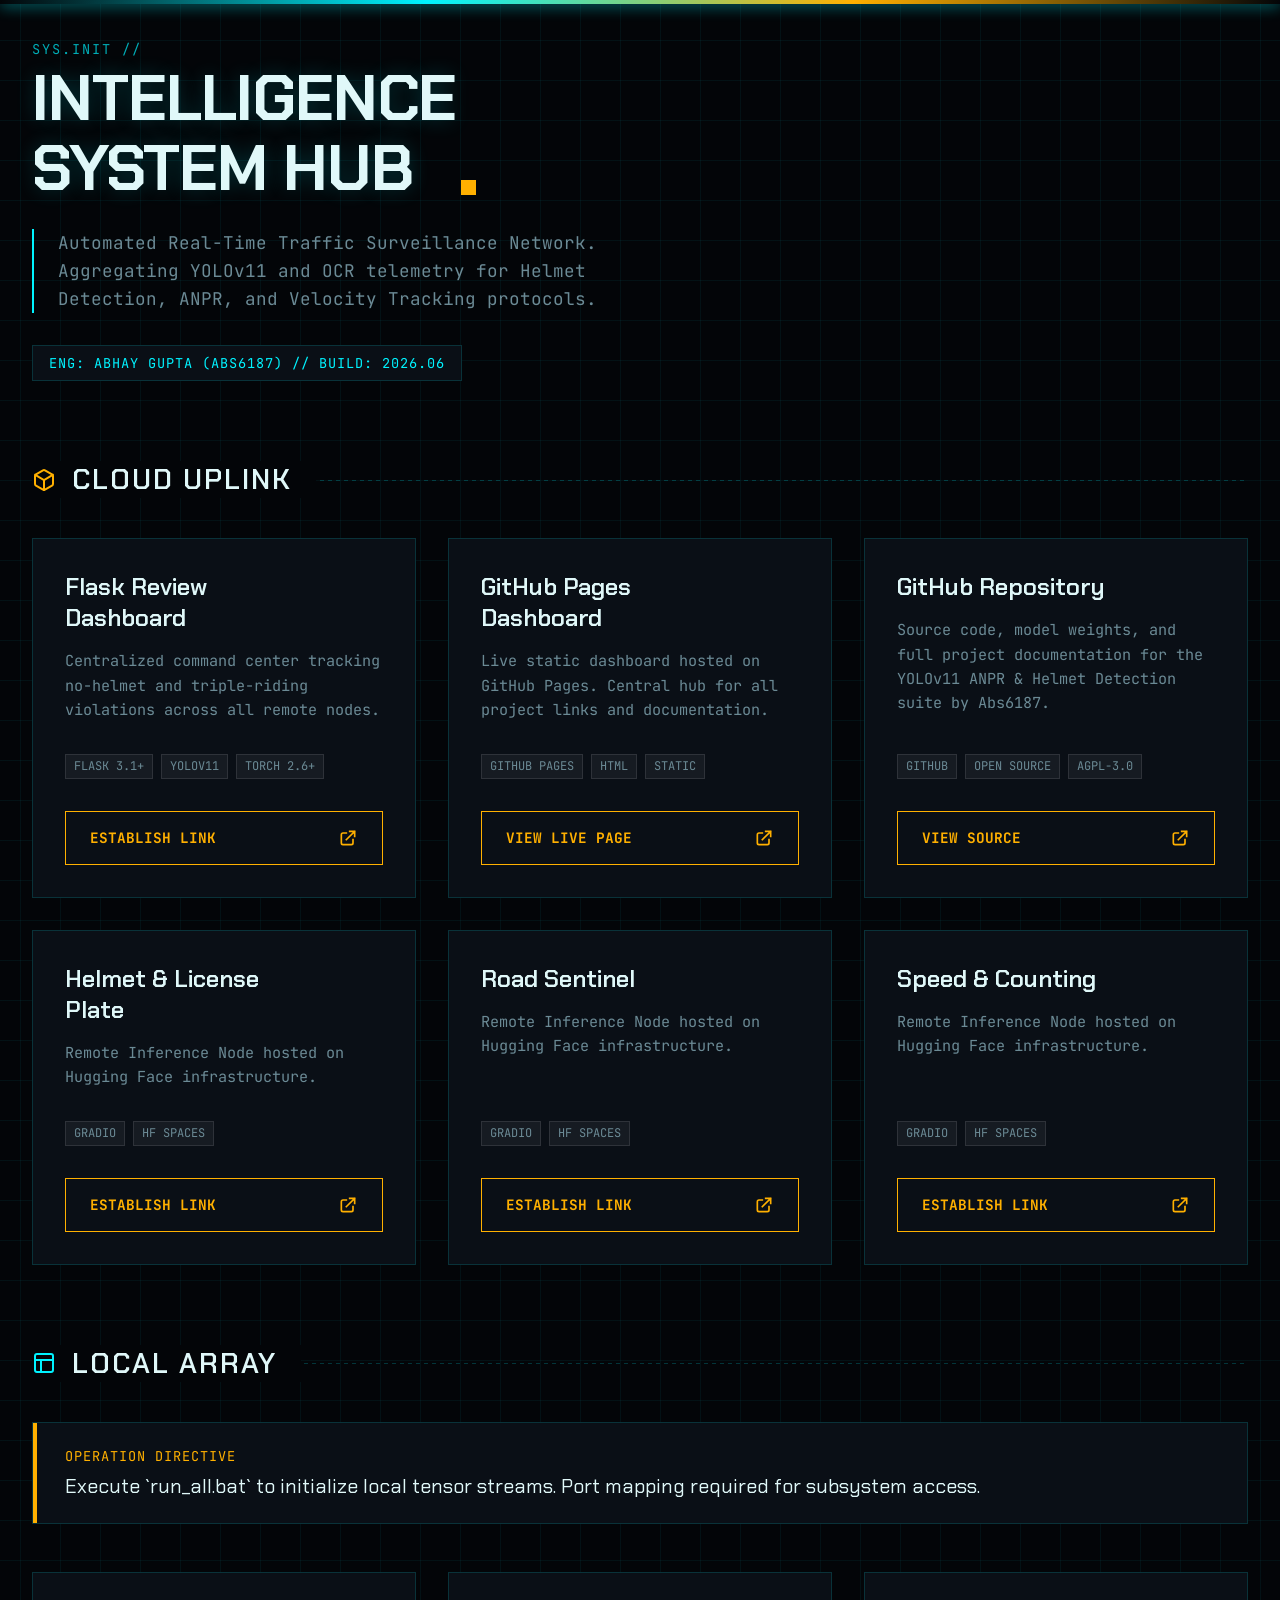
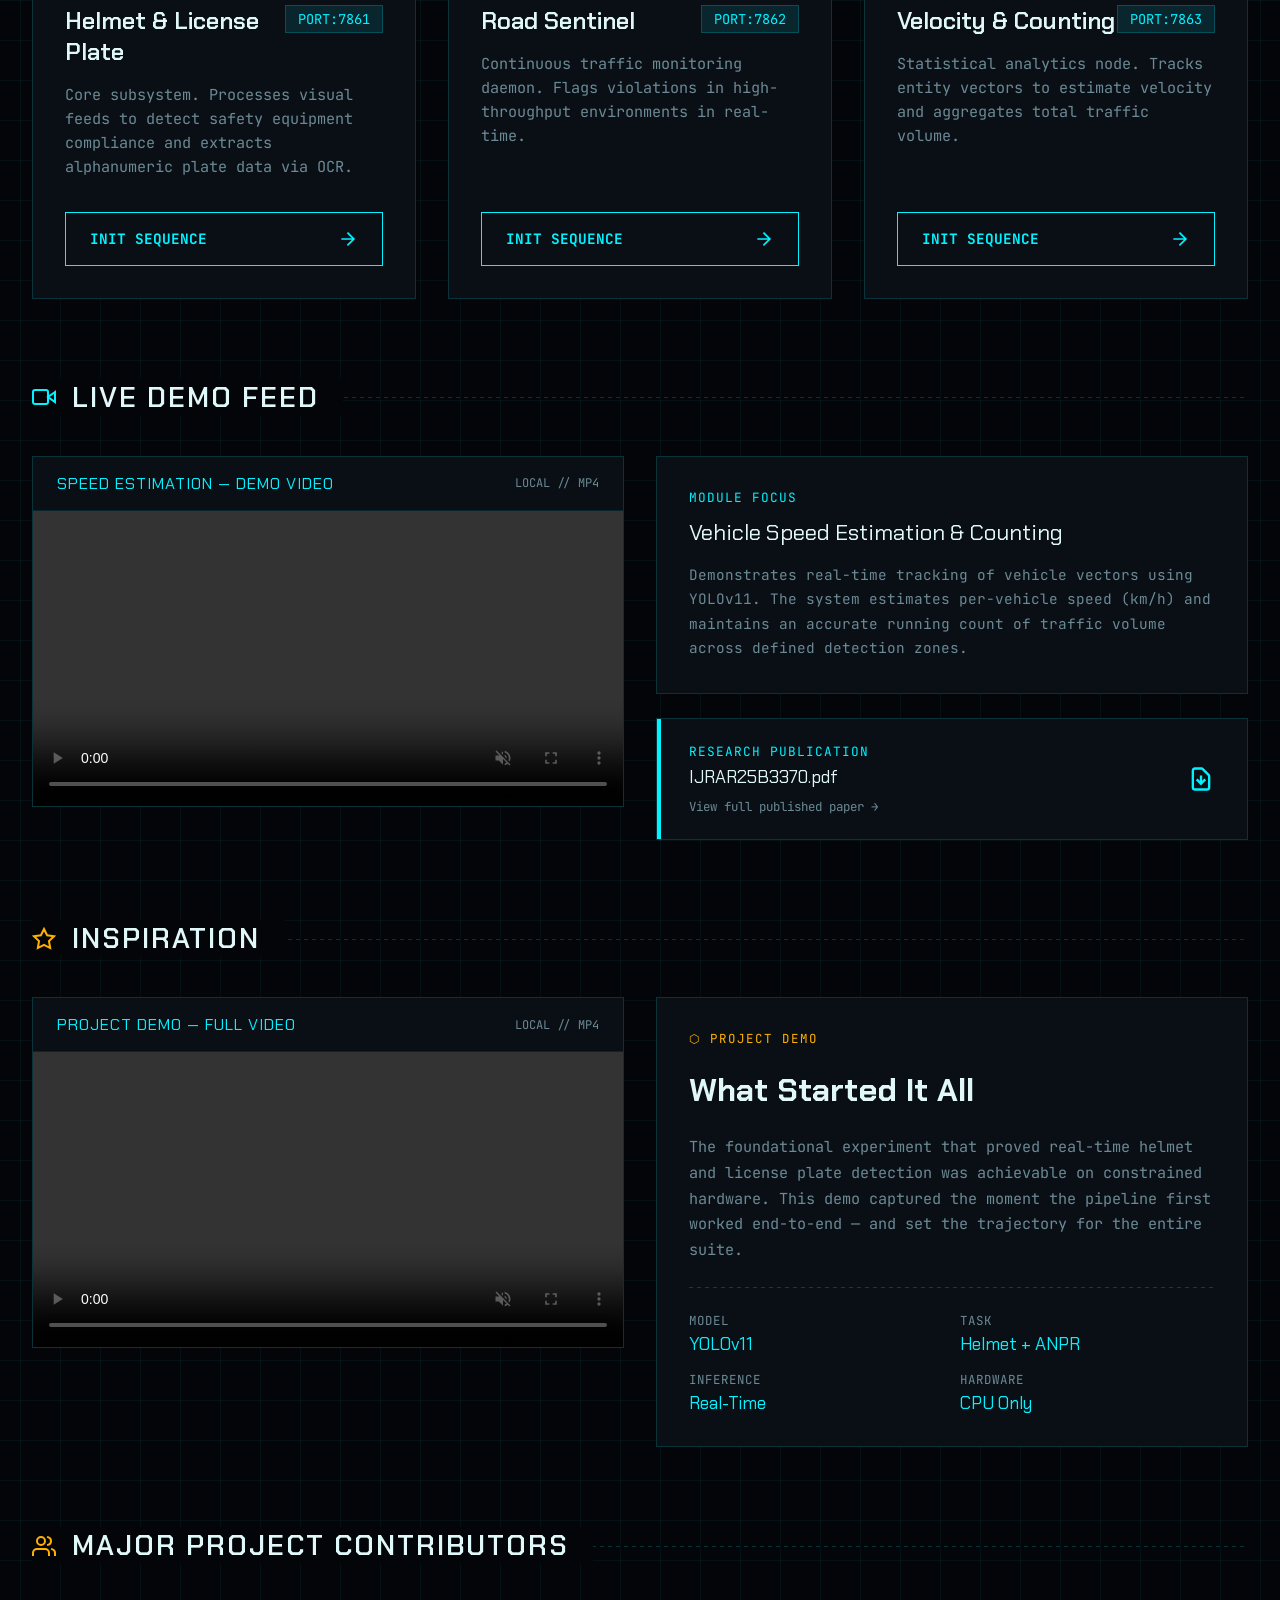
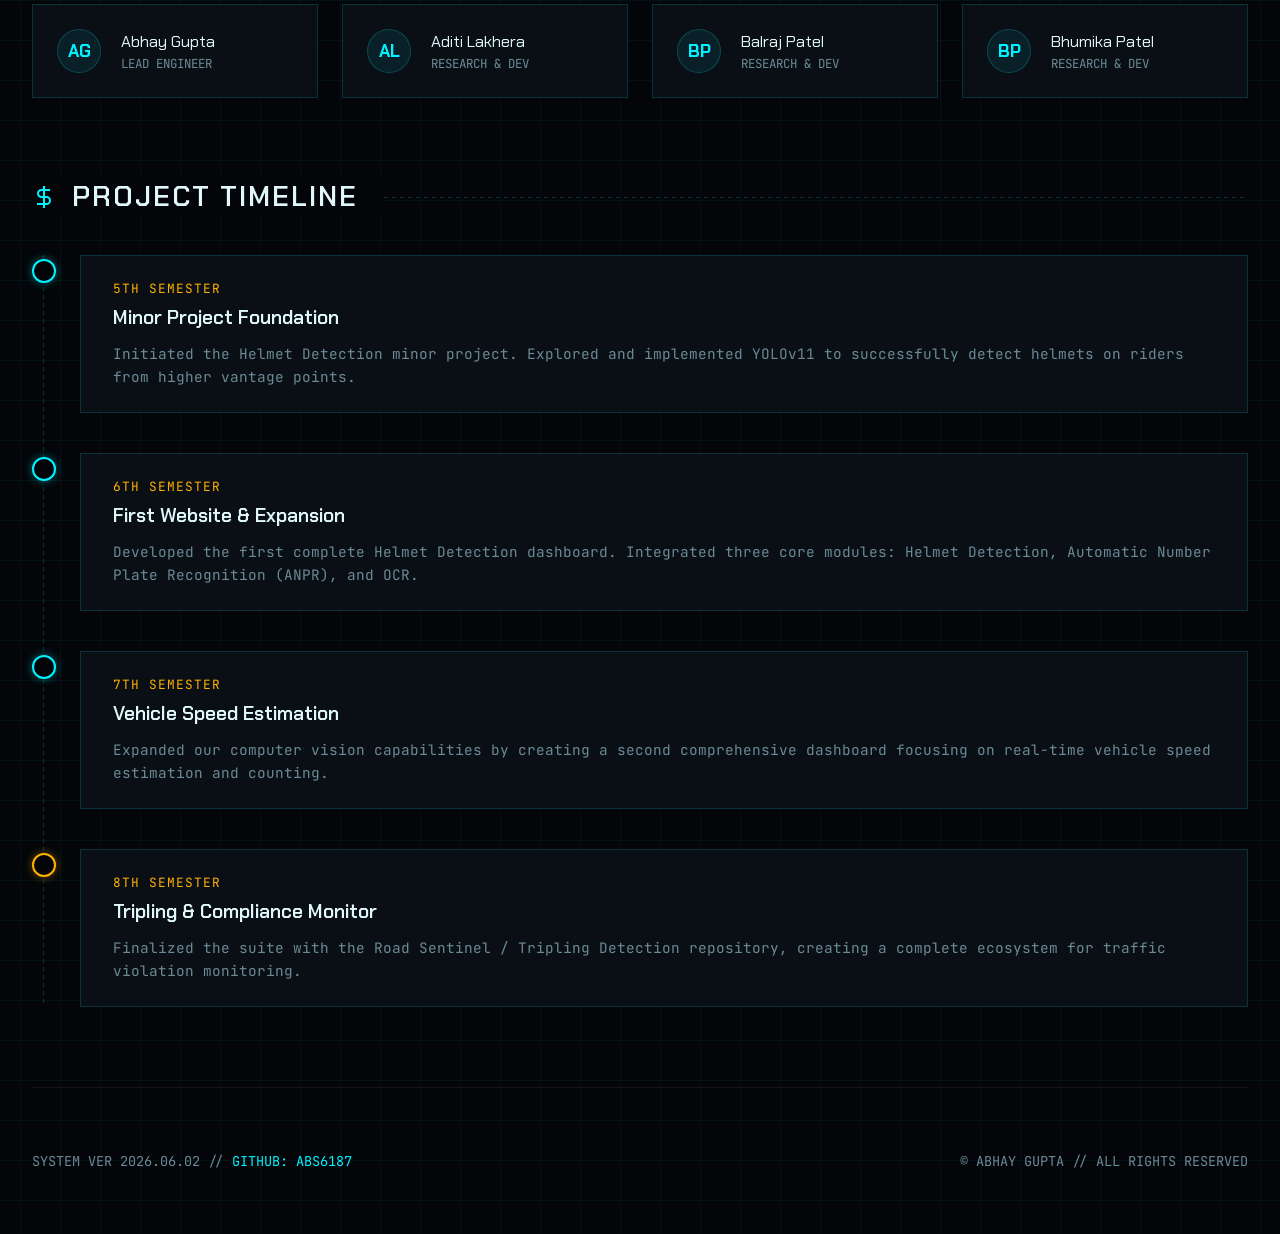
<file: index.html>
<!DOCTYPE html>
<html lang="en">
<head>
    <meta charset="UTF-8">
    <meta name="viewport" content="width=device-width, initial-scale=1.0">
    <title>Intelligence System Hub | ANPR & Helmet Detection</title>
    <link rel="preconnect" href="https://fonts.googleapis.com">
    <link rel="preconnect" href="https://fonts.gstatic.com" crossorigin>
    <link href="https://fonts.googleapis.com/css2?family=Chakra+Petch:wght@400;500;600;700&family=JetBrains+Mono:wght@400;700&display=swap" rel="stylesheet">
    <style>
        :root {
            --bg-base: #030508;
            --bg-panel: #0a0f16;
            --grid-line: rgba(0, 243, 255, 0.05);
            --accent-cyan: #00f3ff;
            --accent-cyan-dim: rgba(0, 243, 255, 0.2);
            --accent-amber: #ffb000;
            --text-primary: #e0f8f9;
            --text-secondary: #6b8a95;
            --border-tech: 1px solid rgba(0, 243, 255, 0.15);
        }

        * {
            margin: 0;
            padding: 0;
            box-sizing: border-box;
        }

        body {
            background-color: var(--bg-base);
            color: var(--text-primary);
            font-family: 'JetBrains Mono', monospace;
            min-height: 100vh;
            display: flex;
            flex-direction: column;
            overflow-x: hidden;
            /* Cyber grid background */
            background-image: 
                linear-gradient(var(--grid-line) 1px, transparent 1px),
                linear-gradient(90deg, var(--grid-line) 1px, transparent 1px);
            background-size: 40px 40px;
            background-position: center top;
        }

        ::selection {
            background: var(--accent-cyan);
            color: var(--bg-base);
        }

        /* Decorative top bar */
        .sys-top-bar {
            height: 4px;
            width: 100%;
            background: linear-gradient(90deg, var(--bg-base), var(--accent-cyan), var(--accent-amber), var(--bg-base));
            position: fixed;
            top: 0;
            left: 0;
            z-index: 100;
            box-shadow: 0 0 15px var(--accent-cyan);
        }

        .container {
            max-width: 1400px;
            margin: 0 auto;
            padding: 4rem 2rem;
            width: 100%;
        }

        header {
            margin-bottom: 5rem;
            position: relative;
            animation: glitchFade 1s cubic-bezier(0.25, 1, 0.5, 1);
        }

        header::before {
            content: "SYS.INIT //";
            position: absolute;
            top: -1.5rem;
            left: 0;
            color: var(--accent-cyan);
            font-size: 0.85rem;
            letter-spacing: 2px;
            opacity: 0.7;
        }

        h1 {
            font-family: 'Chakra Petch', sans-serif;
            font-size: clamp(3rem, 5vw, 5rem);
            font-weight: 700;
            text-transform: uppercase;
            line-height: 1.1;
            letter-spacing: -1px;
            color: var(--text-primary);
            text-shadow: 0 0 20px rgba(0, 243, 255, 0.2);
            margin-bottom: 1.5rem;
            position: relative;
            display: inline-block;
        }

        h1::after {
            content: "";
            position: absolute;
            bottom: 10px;
            right: -20px;
            width: 15px;
            height: 15px;
            background-color: var(--accent-amber);
            animation: blink 1s infinite step-end;
        }

        .subtitle {
            font-size: 1.1rem;
            color: var(--text-secondary);
            max-width: 650px;
            line-height: 1.6;
            border-left: 2px solid var(--accent-cyan);
            padding-left: 1.5rem;
        }

        .author-tag {
            display: inline-block;
            margin-top: 2rem;
            padding: 0.5rem 1rem;
            background: var(--bg-panel);
            border: var(--border-tech);
            color: var(--accent-cyan);
            font-size: 0.85rem;
            text-transform: uppercase;
            letter-spacing: 1px;
        }

        .section-header {
            display: flex;
            align-items: center;
            margin-bottom: 2.5rem;
            position: relative;
        }

        .section-header h2 {
            font-family: 'Chakra Petch', sans-serif;
            font-size: 1.75rem;
            font-weight: 600;
            text-transform: uppercase;
            letter-spacing: 2px;
            color: var(--text-primary);
            padding-right: 1.5rem;
            background: var(--bg-base);
            z-index: 1;
            display: flex;
            align-items: center;
            gap: 1rem;
        }

        .section-header::after {
            content: "";
            position: absolute;
            left: 0;
            top: 50%;
            width: 100%;
            height: 1px;
            background: repeating-linear-gradient(
                90deg,
                var(--accent-cyan-dim),
                var(--accent-cyan-dim) 4px,
                transparent 4px,
                transparent 8px
            );
            z-index: 0;
        }

        .status-box {
            background: var(--bg-panel);
            border: var(--border-tech);
            padding: 1.5rem 2rem;
            margin-bottom: 3rem;
            display: flex;
            align-items: center;
            justify-content: space-between;
            position: relative;
            overflow: hidden;
            animation: slideIn 0.8s cubic-bezier(0.16, 1, 0.3, 1) backwards;
        }

        .status-box::before {
            content: "";
            position: absolute;
            left: 0;
            top: 0;
            height: 100%;
            width: 4px;
            background: var(--accent-amber);
        }

        .status-text {
            display: flex;
            flex-direction: column;
            gap: 0.5rem;
        }

        .status-label {
            color: var(--accent-amber);
            font-size: 0.85rem;
            text-transform: uppercase;
            letter-spacing: 1px;
        }

        .status-value {
            font-family: 'Chakra Petch', sans-serif;
            font-size: 1.25rem;
            color: var(--text-primary);
        }

        .grid-layout {
            display: grid;
            grid-template-columns: repeat(auto-fit, minmax(350px, 1fr));
            gap: 2rem;
            margin-bottom: 5rem;
        }

        .module-card {
            background: var(--bg-panel);
            border: var(--border-tech);
            padding: 2rem;
            position: relative;
            transition: all 0.3s ease;
            display: flex;
            flex-direction: column;
            animation: fadeInUp 0.8s cubic-bezier(0.16, 1, 0.3, 1) backwards;
        }

        .grid-layout > .module-card:nth-child(1) { animation-delay: 0.1s; }
        .grid-layout > .module-card:nth-child(2) { animation-delay: 0.2s; }
        .grid-layout > .module-card:nth-child(3) { animation-delay: 0.3s; }
        .grid-layout > .module-card:nth-child(4) { animation-delay: 0.4s; }

        .module-card:hover {
            transform: translateY(-5px);
            border-color: var(--accent-cyan);
            box-shadow: 0 10px 30px -10px rgba(0, 243, 255, 0.15);
        }

        /* Tech corners */
        .module-card::before, .module-card::after {
            content: "";
            position: absolute;
            width: 10px;
            height: 10px;
            border: 1px solid var(--accent-cyan);
            opacity: 0;
            transition: opacity 0.3s ease;
        }

        .module-card::before { top: -1px; left: -1px; border-right: none; border-bottom: none; }
        .module-card::after { bottom: -1px; right: -1px; border-left: none; border-top: none; }

        .module-card:hover::before, .module-card:hover::after {
            opacity: 1;
        }

        .module-port {
            position: absolute;
            top: 2rem;
            right: 2rem;
            font-size: 0.85rem;
            color: var(--accent-cyan);
            background: rgba(0, 243, 255, 0.1);
            padding: 0.25rem 0.75rem;
            border: 1px solid rgba(0, 243, 255, 0.2);
        }

        .module-title {
            font-family: 'Chakra Petch', sans-serif;
            font-size: 1.5rem;
            font-weight: 600;
            color: var(--text-primary);
            margin-bottom: 1rem;
            padding-right: 4rem;
        }

        .module-desc {
            color: var(--text-secondary);
            font-size: 0.95rem;
            line-height: 1.6;
            margin-bottom: 2rem;
            flex-grow: 1;
        }

        .tech-stack {
            display: flex;
            gap: 0.5rem;
            margin-bottom: 2rem;
            flex-wrap: wrap;
        }

        .tech-pill {
            font-size: 0.75rem;
            padding: 0.2rem 0.5rem;
            background: rgba(255, 255, 255, 0.05);
            border: 1px solid rgba(255, 255, 255, 0.1);
            color: var(--text-secondary);
            text-transform: uppercase;
        }

        .btn-launch {
            display: inline-flex;
            align-items: center;
            justify-content: space-between;
            width: 100%;
            padding: 1rem 1.5rem;
            background: transparent;
            border: 1px solid var(--accent-cyan);
            color: var(--accent-cyan);
            font-family: 'JetBrains Mono', monospace;
            font-size: 0.9rem;
            font-weight: 700;
            text-transform: uppercase;
            text-decoration: none;
            cursor: pointer;
            transition: all 0.2s ease;
            position: relative;
            overflow: hidden;
        }

        .btn-launch::before {
            content: "";
            position: absolute;
            top: 0;
            left: -100%;
            width: 100%;
            height: 100%;
            background: var(--accent-cyan);
            transition: left 0.3s ease;
            z-index: -1;
        }

        .btn-launch:hover {
            color: var(--bg-base);
            box-shadow: 0 0 15px rgba(0, 243, 255, 0.4);
        }

        .btn-launch:hover::before {
            left: 0;
        }

        .btn-launch svg {
            width: 1.25rem;
            height: 1.25rem;
            transition: transform 0.3s ease;
        }

        .btn-launch:hover svg {
            transform: translateX(4px);
        }

        .btn-cloud {
            border-color: var(--accent-amber);
            color: var(--accent-amber);
        }

        .btn-cloud::before {
            background: var(--accent-amber);
        }

        .btn-cloud:hover {
            color: var(--bg-base);
            box-shadow: 0 0 15px rgba(255, 176, 0, 0.4);
        }

        footer {
            margin-top: auto;
            padding-top: 4rem;
            border-top: 1px solid rgba(255, 255, 255, 0.05);
            display: flex;
            justify-content: space-between;
            align-items: center;
            color: var(--text-secondary);
            font-size: 0.85rem;
            text-transform: uppercase;
        }

        /* Demo Section */
        .demo-layout {
            display: grid;
            grid-template-columns: 1fr 1fr;
            gap: 2rem;
            margin-bottom: 5rem;
            align-items: start;
        }

        @media (max-width: 900px) {
            .demo-layout { grid-template-columns: 1fr; }
        }

        .demo-panel {
            background: var(--bg-panel);
            border: var(--border-tech);
            overflow: hidden;
            position: relative;
        }

        .demo-panel-header {
            padding: 1rem 1.5rem;
            border-bottom: 1px solid rgba(0, 243, 255, 0.1);
            display: flex;
            align-items: center;
            justify-content: space-between;
        }

        .demo-panel-title {
            font-family: 'Chakra Petch', sans-serif;
            font-size: 1rem;
            color: var(--accent-cyan);
            text-transform: uppercase;
            letter-spacing: 1px;
        }

        .demo-panel-tag {
            font-size: 0.75rem;
            color: var(--text-secondary);
        }

        .demo-panel iframe {
            display: block;
            width: 100%;
            min-height: 541px;
            border: none;
        }

        .paper-link {
            display: flex;
            align-items: center;
            justify-content: space-between;
            padding: 1.5rem 2rem;
            background: var(--bg-panel);
            border: 1px solid rgba(0, 243, 255, 0.15);
            text-decoration: none;
            color: var(--text-primary);
            transition: all 0.25s ease;
            position: relative;
            overflow: hidden;
        }

        .paper-link::before {
            content: "";
            position: absolute;
            left: 0; top: 0; bottom: 0;
            width: 4px;
            background: var(--accent-cyan);
        }

        .paper-link:hover {
            border-color: var(--accent-cyan);
            box-shadow: 0 0 20px rgba(0, 243, 255, 0.1);
        }

        .paper-meta {
            display: flex;
            flex-direction: column;
            gap: 0.4rem;
        }

        .paper-label {
            font-size: 0.8rem;
            color: var(--accent-cyan);
            text-transform: uppercase;
            letter-spacing: 1px;
        }

        .paper-name {
            font-family: 'Chakra Petch', sans-serif;
            font-size: 1.1rem;
            color: var(--text-primary);
        }

        /* Contributors */
        .contributors-grid {
            display: grid;
            grid-template-columns: repeat(auto-fit, minmax(220px, 1fr));
            gap: 1.5rem;
            margin-bottom: 5rem;
        }

        .contributor-card {
            background: var(--bg-panel);
            border: var(--border-tech);
            padding: 1.5rem;
            display: flex;
            align-items: center;
            gap: 1.25rem;
            transition: all 0.25s ease;
        }

        .contributor-card:hover {
            border-color: var(--accent-cyan);
            transform: translateY(-3px);
        }

        .contributor-avatar {
            width: 44px;
            height: 44px;
            border-radius: 50%;
            background: rgba(0, 243, 255, 0.08);
            border: 1px solid var(--accent-cyan-dim);
            display: flex;
            align-items: center;
            justify-content: center;
            font-family: 'Chakra Petch', sans-serif;
            font-size: 1.1rem;
            font-weight: 700;
            color: var(--accent-cyan);
            flex-shrink: 0;
        }

        .contributor-name {
            font-family: 'Chakra Petch', sans-serif;
            font-size: 1rem;
            color: var(--text-primary);
        }

        .contributor-role {
            font-size: 0.78rem;
            color: var(--text-secondary);
            margin-top: 0.2rem;
            text-transform: uppercase;
        }

        /* Timeline */
        .timeline {
            display: flex;
            flex-direction: column;
            gap: 0;
            margin-bottom: 5rem;
            position: relative;
        }

        .timeline::before {
            content: "";
            position: absolute;
            left: 11px;
            top: 0;
            bottom: 0;
            width: 1px;
            background: repeating-linear-gradient(
                180deg,
                var(--accent-cyan-dim),
                var(--accent-cyan-dim) 4px,
                transparent 4px,
                transparent 8px
            );
        }

        .timeline-item {
            display: grid;
            grid-template-columns: 24px 1fr;
            gap: 1.5rem;
            padding-bottom: 2.5rem;
        }

        .timeline-item:last-child { padding-bottom: 0; }

        .timeline-dot {
            width: 24px;
            height: 24px;
            border-radius: 50%;
            background: var(--bg-base);
            border: 2px solid var(--accent-cyan);
            flex-shrink: 0;
            position: relative;
            z-index: 1;
            box-shadow: 0 0 10px rgba(0, 243, 255, 0.4);
            margin-top: 0.25rem;
        }

        .timeline-content {
            background: var(--bg-panel);
            border: var(--border-tech);
            padding: 1.5rem 2rem;
            position: relative;
        }

        .timeline-sem {
            font-size: 0.8rem;
            color: var(--accent-amber);
            text-transform: uppercase;
            letter-spacing: 1px;
            margin-bottom: 0.5rem;
        }

        .timeline-title {
            font-family: 'Chakra Petch', sans-serif;
            font-size: 1.2rem;
            font-weight: 600;
            color: var(--text-primary);
            margin-bottom: 0.75rem;
        }

        .timeline-desc {
            color: var(--text-secondary);
            font-size: 0.9rem;
            line-height: 1.6;
        }

        /* Inspiration Panel */
        .inspiration-panel {
            margin-bottom: 5rem;
        }

        .inspiration-layout {
            display: grid;
            grid-template-columns: 1fr 1fr;
            gap: 2rem;
            align-items: start;
        }

        @media (max-width: 900px) {
            .inspiration-layout { grid-template-columns: 1fr; }
        }

        .inspiration-video-wrap {
            position: relative;
            border: var(--border-tech);
            overflow: hidden;
            background: var(--bg-panel);
        }

        .inspiration-video-wrap .demo-panel-header {
            padding: 1rem 1.5rem;
            border-bottom: 1px solid rgba(0, 243, 255, 0.1);
            display: flex;
            align-items: center;
            justify-content: space-between;
        }

        .inspiration-video {
            display: block;
            width: 100%;
            height: auto;
            border: none;
        }

        .inspiration-info {
            background: var(--bg-panel);
            border: var(--border-tech);
            padding: 2rem;
            display: flex;
            flex-direction: column;
            gap: 1.5rem;
        }

        .inspiration-badge {
            font-size: 0.78rem;
            color: var(--accent-amber);
            text-transform: uppercase;
            letter-spacing: 2px;
        }

        .inspiration-headline {
            font-family: 'Chakra Petch', sans-serif;
            font-size: clamp(1.4rem, 2.5vw, 2rem);
            font-weight: 700;
            color: var(--text-primary);
            line-height: 1.2;
        }

        .inspiration-body {
            font-size: 0.95rem;
            color: var(--text-secondary);
            line-height: 1.7;
        }

        .inspiration-divider {
            height: 1px;
            background: repeating-linear-gradient(90deg, var(--accent-cyan-dim), var(--accent-cyan-dim) 4px, transparent 4px, transparent 8px);
        }

        .inspiration-stat {
            display: flex;
            flex-direction: column;
            gap: 0.25rem;
        }

        .inspiration-stat-label {
            font-size: 0.78rem;
            color: var(--text-secondary);
            text-transform: uppercase;
            letter-spacing: 1px;
        }

        .inspiration-stat-value {
            font-family: 'Chakra Petch', sans-serif;
            font-size: 1.1rem;
            color: var(--accent-cyan);
        }

        .inspiration-stats {
            display: grid;
            grid-template-columns: 1fr 1fr;
            gap: 1rem;
        }

        /* Keyframes */
        @keyframes blink {
            0%, 100% { opacity: 1; }
            50% { opacity: 0; }
        }

        @keyframes glitchFade {
            0% { opacity: 0; transform: translateY(-10px) skewX(10deg); filter: blur(4px); }
            100% { opacity: 1; transform: translateY(0) skewX(0); filter: blur(0); }
        }

        @keyframes fadeInUp {
            from { opacity: 0; transform: translateY(20px); }
            to { opacity: 1; transform: translateY(0); }
        }

        @keyframes slideIn {
            from { opacity: 0; transform: translateX(-20px); }
            to { opacity: 1; transform: translateX(0); }
        }

        /* Glitch effect on hover for H1 */
        h1:hover {
            animation: rgbShift 0.3s infinite alternate;
        }

        @keyframes rgbShift {
            0% { text-shadow: 2px 0 var(--accent-cyan), -2px 0 var(--accent-amber); }
            100% { text-shadow: -2px 0 var(--accent-cyan), 2px 0 var(--accent-amber); }
        }
    </style>
</head>
<body>
    <div class="sys-top-bar"></div>
    
    <div class="container">
        <header>
            <h1>Intelligence<br>System Hub</h1>
            <p class="subtitle">Automated Real-Time Traffic Surveillance Network. Aggregating YOLOv11 and OCR telemetry for Helmet Detection, ANPR, and Velocity Tracking protocols.</p>
            <div class="author-tag">ENG: Abhay Gupta (Abs6187) // BUILD: 2026.06</div>
        </header>

        <!-- Cloud Uplink -->
        <section>
            <div class="section-header">
                <h2>
                    <svg width="24" height="24" viewBox="0 0 24 24" fill="none" stroke="var(--accent-amber)" stroke-width="2" stroke-linecap="square"><path d="M21 16V8a2 2 0 0 0-1-1.73l-7-4a2 2 0 0 0-2 0l-7 4A2 2 0 0 0 3 8v8a2 2 0 0 0 1 1.73l7 4a2 2 0 0 0 2 0l7-4A2 2 0 0 0 21 16z"></path><polyline points="3.27 6.96 12 12.01 20.73 6.96"></polyline><line x1="12" y1="22.08" x2="12" y2="12"></line></svg>
                    Cloud Uplink
                </h2>
            </div>
            
            <div class="grid-layout">
                <div class="module-card">
                    <h3 class="module-title">Flask Review Dashboard</h3>
                    <p class="module-desc">Centralized command center tracking no-helmet and triple-riding violations across all remote nodes.</p>
                    <div class="tech-stack">
                        <span class="tech-pill">Flask 3.1+</span>
                        <span class="tech-pill">YOLOv11</span>
                        <span class="tech-pill">Torch 2.6+</span>
                    </div>
                    <a href="https://helmet-detection-dashboard-yolov11-ocr.onrender.com/" target="_blank" class="btn-launch btn-cloud">
                        ESTABLISH LINK
                        <svg fill="none" stroke="currentColor" viewBox="0 0 24 24"><path stroke-linecap="square" stroke-linejoin="miter" stroke-width="2" d="M10 6H6a2 2 0 00-2 2v10a2 2 0 002 2h10a2 2 0 002-2v-4M14 4h6m0 0v6m0-6L10 14"></path></svg>
                    </a>
                </div>

                <div class="module-card">
                    <h3 class="module-title">GitHub Pages Dashboard</h3>
                    <p class="module-desc">Live static dashboard hosted on GitHub Pages. Central hub for all project links and documentation.</p>
                    <div class="tech-stack">
                        <span class="tech-pill">GitHub Pages</span>
                        <span class="tech-pill">HTML</span>
                        <span class="tech-pill">Static</span>
                    </div>
                    <a href="https://abs6187.github.io/helmet-detection-dashboard-yolov11-ocr-clean/" target="_blank" class="btn-launch btn-cloud">
                        VIEW LIVE PAGE
                        <svg fill="none" stroke="currentColor" viewBox="0 0 24 24"><path stroke-linecap="square" stroke-linejoin="miter" stroke-width="2" d="M10 6H6a2 2 0 00-2 2v10a2 2 0 002 2h10a2 2 0 002-2v-4M14 4h6m0 0v6m0-6L10 14"></path></svg>
                    </a>
                </div>

                <div class="module-card">
                    <h3 class="module-title">GitHub Repository</h3>
                    <p class="module-desc">Source code, model weights, and full project documentation for the YOLOv11 ANPR & Helmet Detection suite by Abs6187.</p>
                    <div class="tech-stack">
                        <span class="tech-pill">GitHub</span>
                        <span class="tech-pill">Open Source</span>
                        <span class="tech-pill">AGPL-3.0</span>
                    </div>
                    <a href="https://github.com/Abs6187/helmet-detection-dashboard-yolov11-ocr-clean" target="_blank" class="btn-launch btn-cloud">
                        VIEW SOURCE
                        <svg fill="none" stroke="currentColor" viewBox="0 0 24 24"><path stroke-linecap="square" stroke-linejoin="miter" stroke-width="2" d="M10 6H6a2 2 0 00-2 2v10a2 2 0 002 2h10a2 2 0 002-2v-4M14 4h6m0 0v6m0-6L10 14"></path></svg>
                    </a>
                </div>

                <div class="module-card">
                    <h3 class="module-title">Helmet & License Plate</h3>
                    <p class="module-desc">Remote Inference Node hosted on Hugging Face infrastructure.</p>
                    <div class="tech-stack">
                        <span class="tech-pill">Gradio</span>
                        <span class="tech-pill">HF Spaces</span>
                    </div>
                    <a href="https://huggingface.co/spaces/Abs6187/Helmet-License-Plate-Detection" target="_blank" class="btn-launch btn-cloud">
                        ESTABLISH LINK
                        <svg fill="none" stroke="currentColor" viewBox="0 0 24 24"><path stroke-linecap="square" stroke-linejoin="miter" stroke-width="2" d="M10 6H6a2 2 0 00-2 2v10a2 2 0 002 2h10a2 2 0 002-2v-4M14 4h6m0 0v6m0-6L10 14"></path></svg>
                    </a>
                </div>

                <div class="module-card">
                    <h3 class="module-title">Road Sentinel</h3>
                    <p class="module-desc">Remote Inference Node hosted on Hugging Face infrastructure.</p>
                    <div class="tech-stack">
                        <span class="tech-pill">Gradio</span>
                        <span class="tech-pill">HF Spaces</span>
                    </div>
                    <a href="https://huggingface.co/spaces/Abs6187/roadsentinel-helmet-monitor" target="_blank" class="btn-launch btn-cloud">
                        ESTABLISH LINK
                        <svg fill="none" stroke="currentColor" viewBox="0 0 24 24"><path stroke-linecap="square" stroke-linejoin="miter" stroke-width="2" d="M10 6H6a2 2 0 00-2 2v10a2 2 0 002 2h10a2 2 0 002-2v-4M14 4h6m0 0v6m0-6L10 14"></path></svg>
                    </a>
                </div>

                <div class="module-card">
                    <h3 class="module-title">Speed & Counting</h3>
                    <p class="module-desc">Remote Inference Node hosted on Hugging Face infrastructure.</p>
                    <div class="tech-stack">
                        <span class="tech-pill">Gradio</span>
                        <span class="tech-pill">HF Spaces</span>
                    </div>
                    <a href="https://huggingface.co/spaces/Abs6187/Vehicle_Speed_Estimation_and_Counting" target="_blank" class="btn-launch btn-cloud">
                        ESTABLISH LINK
                        <svg fill="none" stroke="currentColor" viewBox="0 0 24 24"><path stroke-linecap="square" stroke-linejoin="miter" stroke-width="2" d="M10 6H6a2 2 0 00-2 2v10a2 2 0 002 2h10a2 2 0 002-2v-4M14 4h6m0 0v6m0-6L10 14"></path></svg>
                    </a>
                </div>
            </div>
        </section>

        <section>
            <div class="section-header">
                <h2>
                    <svg width="24" height="24" viewBox="0 0 24 24" fill="none" stroke="var(--accent-cyan)" stroke-width="2" stroke-linecap="square"><rect x="3" y="3" width="18" height="18" rx="2" ry="2"></rect><line x1="3" y1="9" x2="21" y2="9"></line><line x1="9" y1="21" x2="9" y2="9"></line></svg>
                    Local Array
                </h2>
            </div>

            <div class="status-box">
                <div class="status-text">
                    <span class="status-label">Operation Directive</span>
                    <span class="status-value">Execute `run_all.bat` to initialize local tensor streams. Port mapping required for subsystem access.</span>
                </div>
            </div>

            <div class="grid-layout">
                <div class="module-card">
                    <div class="module-port">PORT:7861</div>
                    <h3 class="module-title">Helmet & License Plate</h3>
                    <p class="module-desc">Core subsystem. Processes visual feeds to detect safety equipment compliance and extracts alphanumeric plate data via OCR.</p>
                    <a href="http://127.0.0.1:7861" target="_blank" class="btn-launch">
                        INIT SEQUENCE
                        <svg fill="none" stroke="currentColor" viewBox="0 0 24 24"><path stroke-linecap="square" stroke-linejoin="miter" stroke-width="2" d="M5 12h14M12 5l7 7-7 7"></path></svg>
                    </a>
                </div>

                <div class="module-card">
                    <div class="module-port">PORT:7862</div>
                    <h3 class="module-title">Road Sentinel</h3>
                    <p class="module-desc">Continuous traffic monitoring daemon. Flags violations in high-throughput environments in real-time.</p>
                    <a href="http://127.0.0.1:7862" target="_blank" class="btn-launch">
                        INIT SEQUENCE
                        <svg fill="none" stroke="currentColor" viewBox="0 0 24 24"><path stroke-linecap="square" stroke-linejoin="miter" stroke-width="2" d="M5 12h14M12 5l7 7-7 7"></path></svg>
                    </a>
                </div>

                <div class="module-card">
                    <div class="module-port">PORT:7863</div>
                    <h3 class="module-title">Velocity & Counting</h3>
                    <p class="module-desc">Statistical analytics node. Tracks entity vectors to estimate velocity and aggregates total traffic volume.</p>
                    <a href="http://127.0.0.1:7863" target="_blank" class="btn-launch">
                        INIT SEQUENCE
                        <svg fill="none" stroke="currentColor" viewBox="0 0 24 24"><path stroke-linecap="square" stroke-linejoin="miter" stroke-width="2" d="M5 12h14M12 5l7 7-7 7"></path></svg>
                    </a>
                </div>
            </div>
        </section>

        <!-- Live Demo Section -->
        <section>
            <div class="section-header">
                <h2>
                    <svg width="24" height="24" viewBox="0 0 24 24" fill="none" stroke="var(--accent-cyan)" stroke-width="2" stroke-linecap="square"><polygon points="23 7 16 12 23 17 23 7"></polygon><rect x="1" y="5" width="15" height="14" rx="2" ry="2"></rect></svg>
                    Live Demo Feed
                </h2>
            </div>

            <div class="demo-layout">
                <div class="demo-panel">
                    <div class="demo-panel-header">
                        <span class="demo-panel-title">Speed Estimation — Demo Video</span>
                        <span class="demo-panel-tag">LOCAL // MP4</span>
                    </div>
                    <video src="assets/speed_demo.mp4" controls autoplay muted loop style="display:block; width:100%; border:none;"></video>
                </div>

                <div style="display:flex; flex-direction:column; gap:1.5rem;">
                    <div class="demo-panel" style="padding:2rem;">
                        <div style="font-size:0.8rem; color:var(--accent-cyan); text-transform:uppercase; letter-spacing:1px; margin-bottom:0.75rem;">Module Focus</div>
                        <div style="font-family:'Chakra Petch',sans-serif; font-size:1.4rem; color:var(--text-primary); margin-bottom:1rem;">Vehicle Speed Estimation & Counting</div>
                        <p style="color:var(--text-secondary); font-size:0.9rem; line-height:1.7;">Demonstrates real-time tracking of vehicle vectors using YOLOv11. The system estimates per-vehicle speed (km/h) and maintains an accurate running count of traffic volume across defined detection zones.</p>
                    </div>
                    <a href="https://helmet-detection-dashboard-yolov11-ocr.onrender.com/resources/IJRAR25B3370.pdf" target="_blank" class="paper-link">
                        <div class="paper-meta">
                            <span class="paper-label">Research Publication</span>
                            <span class="paper-name">IJRAR25B3370.pdf</span>
                            <span style="font-size:0.78rem; color:var(--text-secondary); margin-top:0.25rem;">View full published paper →</span>
                        </div>
                        <svg width="28" height="28" fill="none" stroke="var(--accent-cyan)" stroke-width="2" viewBox="0 0 24 24"><path stroke-linecap="square" d="M12 10v6m0 0l-3-3m3 3l3-3m2 8H7a2 2 0 01-2-2V5a2 2 0 012-2h5.586a1 1 0 01.707.293l5.414 5.414a1 1 0 01.293.707V19a2 2 0 01-2 2z"></path></svg>
                    </a>
                </div>
            </div>
        </section>

        <!-- Inspiration Section -->
        <section>
            <div class="section-header">
                <h2>
                    <svg width="24" height="24" viewBox="0 0 24 24" fill="none" stroke="var(--accent-amber)" stroke-width="2" stroke-linecap="square"><polygon points="12 2 15.09 8.26 22 9.27 17 14.14 18.18 21.02 12 17.77 5.82 21.02 7 14.14 2 9.27 8.91 8.26 12 2"></polygon></svg>
                    Inspiration
                </h2>
            </div>

            <div class="inspiration-panel">
                <div class="inspiration-layout">
                    <div class="inspiration-video-wrap">
                        <div class="demo-panel-header">
                            <span class="demo-panel-title">Project Demo — Full Video</span>
                            <span class="demo-panel-tag">LOCAL // MP4</span>
                        </div>
                        <video src="assets/demo.mp4" controls autoplay muted loop playsinline class="inspiration-video"></video>
                    </div>

                    <div class="inspiration-info">
                        <div class="inspiration-badge">⬡ PROJECT DEMO</div>
                        <div class="inspiration-headline">What Started It All</div>
                        <p class="inspiration-body">The foundational experiment that proved real-time helmet and license plate detection was achievable on constrained hardware. This demo captured the moment the pipeline first worked end-to-end — and set the trajectory for the entire suite.</p>
                        <div class="inspiration-divider"></div>
                        <div class="inspiration-stats">
                            <div class="inspiration-stat">
                                <span class="inspiration-stat-label">Model</span>
                                <span class="inspiration-stat-value">YOLOv11</span>
                            </div>
                            <div class="inspiration-stat">
                                <span class="inspiration-stat-label">Task</span>
                                <span class="inspiration-stat-value">Helmet + ANPR</span>
                            </div>
                            <div class="inspiration-stat">
                                <span class="inspiration-stat-label">Inference</span>
                                <span class="inspiration-stat-value">Real-Time</span>
                            </div>
                            <div class="inspiration-stat">
                                <span class="inspiration-stat-label">Hardware</span>
                                <span class="inspiration-stat-value">CPU Only</span>
                            </div>
                        </div>
                    </div>
                </div>
            </div>
        </section>


        <section>
            <div class="section-header">
                <h2>
                    <svg width="24" height="24" viewBox="0 0 24 24" fill="none" stroke="var(--accent-amber)" stroke-width="2" stroke-linecap="square"><path d="M17 21v-2a4 4 0 0 0-4-4H5a4 4 0 0 0-4 4v2"></path><circle cx="9" cy="7" r="4"></circle><path d="M23 21v-2a4 4 0 0 0-3-3.87"></path><path d="M16 3.13a4 4 0 0 1 0 7.75"></path></svg>
                    Major Project Contributors
                </h2>
            </div>

            <div class="contributors-grid">
                <div class="contributor-card">
                    <div class="contributor-avatar">AG</div>
                    <div>
                        <div class="contributor-name">Abhay Gupta</div>
                        <div class="contributor-role">Lead Engineer</div>
                    </div>
                </div>
                <div class="contributor-card">
                    <div class="contributor-avatar">AL</div>
                    <div>
                        <div class="contributor-name">Aditi Lakhera</div>
                        <div class="contributor-role">Research & Dev</div>
                    </div>
                </div>
                <div class="contributor-card">
                    <div class="contributor-avatar">BP</div>
                    <div>
                        <div class="contributor-name">Balraj Patel</div>
                        <div class="contributor-role">Research & Dev</div>
                    </div>
                </div>
                <div class="contributor-card">
                    <div class="contributor-avatar">BP</div>
                    <div>
                        <div class="contributor-name">Bhumika Patel</div>
                        <div class="contributor-role">Research & Dev</div>
                    </div>
                </div>
            </div>
        </section>

        <!-- Project Timeline Section -->
        <section>
            <div class="section-header">
                <h2>
                    <svg width="24" height="24" viewBox="0 0 24 24" fill="none" stroke="var(--accent-cyan)" stroke-width="2" stroke-linecap="square"><line x1="12" y1="2" x2="12" y2="22"></line><path d="M17 5H9.5a3.5 3.5 0 0 0 0 7h5a3.5 3.5 0 0 1 0 7H6"></path></svg>
                    Project Timeline
                </h2>
            </div>

            <div class="timeline">
                <div class="timeline-item">
                    <div class="timeline-dot"></div>
                    <div class="timeline-content">
                        <div class="timeline-sem">5th Semester</div>
                        <div class="timeline-title">Minor Project Foundation</div>
                        <p class="timeline-desc">Initiated the Helmet Detection minor project. Explored and implemented YOLOv11 to successfully detect helmets on riders from higher vantage points.</p>
                    </div>
                </div>
                <div class="timeline-item">
                    <div class="timeline-dot"></div>
                    <div class="timeline-content">
                        <div class="timeline-sem">6th Semester</div>
                        <div class="timeline-title">First Website & Expansion</div>
                        <p class="timeline-desc">Developed the first complete Helmet Detection dashboard. Integrated three core modules: Helmet Detection, Automatic Number Plate Recognition (ANPR), and OCR.</p>
                    </div>
                </div>
                <div class="timeline-item">
                    <div class="timeline-dot"></div>
                    <div class="timeline-content">
                        <div class="timeline-sem">7th Semester</div>
                        <div class="timeline-title">Vehicle Speed Estimation</div>
                        <p class="timeline-desc">Expanded our computer vision capabilities by creating a second comprehensive dashboard focusing on real-time vehicle speed estimation and counting.</p>
                    </div>
                </div>
                <div class="timeline-item">
                    <div class="timeline-dot" style="border-color:var(--accent-amber); box-shadow:0 0 10px rgba(255,176,0,0.4);"></div>
                    <div class="timeline-content">
                        <div class="timeline-sem">8th Semester</div>
                        <div class="timeline-title">Tripling & Compliance Monitor</div>
                        <p class="timeline-desc">Finalized the suite with the Road Sentinel / Tripling Detection repository, creating a complete ecosystem for traffic violation monitoring.</p>
                    </div>
                </div>
            </div>
        </section>

        <footer>
            <div>SYSTEM VER 2026.06.02 // <a href="https://github.com/Abs6187" target="_blank" style="color:var(--accent-cyan); text-decoration:none;">GITHUB: Abs6187</a></div>
            <div>&copy; ABHAY GUPTA // ALL RIGHTS RESERVED</div>
        </footer>
    </div>
</body>
</html>
</file>
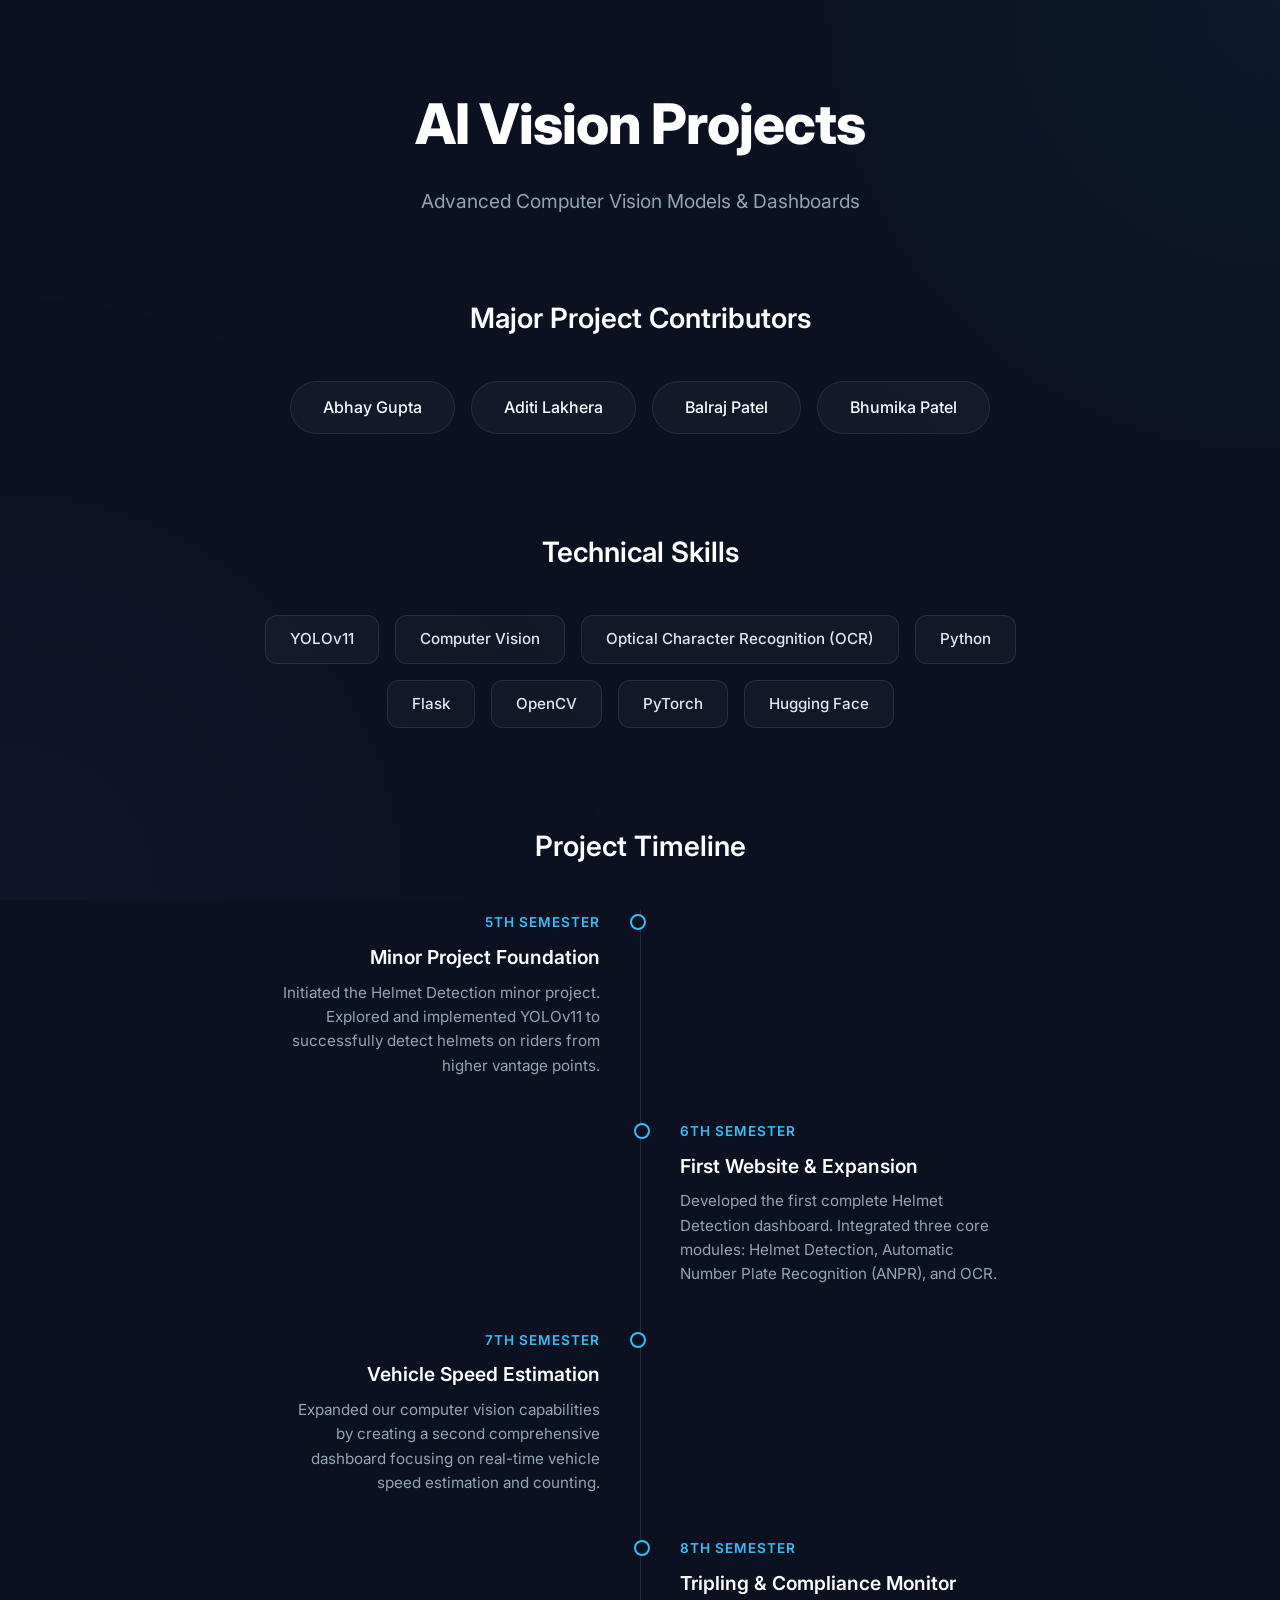
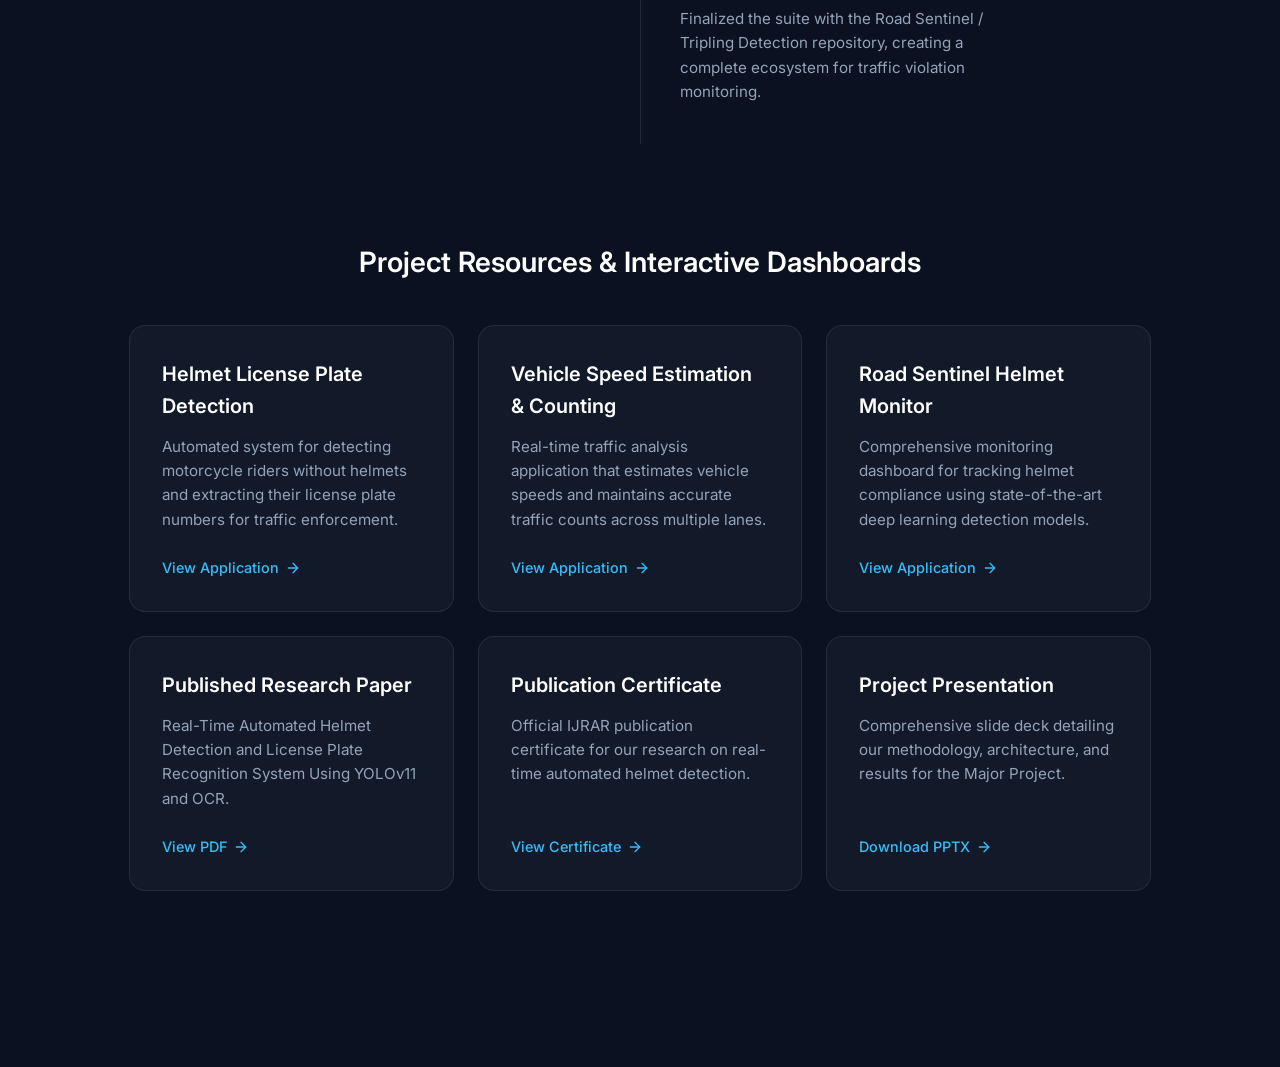
<file: app/templates/index.html>
<!DOCTYPE html>
<html lang="en">
<head>
    <meta charset="UTF-8">
    <meta name="viewport" content="width=device-width, initial-scale=1.0">
    <title>AI Vision Projects Portfolio</title>
    <link rel="preconnect" href="https://fonts.googleapis.com">
    <link rel="preconnect" href="https://fonts.gstatic.com" crossorigin>
    <link href="https://fonts.googleapis.com/css2?family=Inter:wght@300;400;500;600;800&display=swap" rel="stylesheet">
    <style>
        :root {
            --bg-color: #0b1121;
            --text-color: #f8fafc;
            --text-muted: #94a3b8;
            --accent-color: #38bdf8;
            --accent-hover: #0ea5e9;
            --card-bg: rgba(30, 41, 59, 0.4);
            --card-border: rgba(255, 255, 255, 0.08);
            --ease-out: cubic-bezier(0.16, 1, 0.3, 1);
        }

        * {
            box-sizing: border-box;
            margin: 0;
            padding: 0;
        }

        body {
            font-family: 'Inter', sans-serif;
            background-color: var(--bg-color);
            color: var(--text-color);
            line-height: 1.6;
            min-height: 100vh;
            display: flex;
            flex-direction: column;
            overflow-x: hidden;
            position: relative;
        }

        /* Subtle Elegant Background */
        .bg-gradient {
            position: fixed;
            top: 0;
            left: 0;
            width: 100vw;
            height: 100vh;
            z-index: -1;
            background: radial-gradient(circle at top right, rgba(56, 189, 248, 0.05), transparent 40%),
                        radial-gradient(circle at bottom left, rgba(139, 92, 246, 0.05), transparent 40%);
        }

        .container {
            max-width: 1100px;
            margin: 0 auto;
            padding: 5rem 2rem;
            flex-grow: 1;
        }

        header {
            text-align: center;
            margin-bottom: 5rem;
            opacity: 0;
            animation: fadeUp 1s var(--ease-out) forwards;
        }

        h1 {
            font-size: 3.5rem;
            font-weight: 800;
            color: #ffffff;
            letter-spacing: -1px;
            margin-bottom: 1rem;
        }

        .subtitle {
            font-size: 1.2rem;
            color: var(--text-muted);
            font-weight: 400;
            max-width: 600px;
            margin: 0 auto;
        }

        /* Global Section Styles */
        section {
            margin-bottom: 6rem;
            opacity: 0;
            transform: translateY(30px);
            animation: fadeUp 1s var(--ease-out) forwards;
        }

        .section-title {
            font-size: 1.75rem;
            font-weight: 600;
            margin-bottom: 2.5rem;
            color: #ffffff;
            text-align: center;
        }

        /* Team Section */
        .team-grid {
            display: flex;
            justify-content: center;
            flex-wrap: wrap;
            gap: 1rem;
        }

        .team-member {
            background: var(--card-bg);
            border: 1px solid var(--card-border);
            padding: 0.8rem 2rem;
            border-radius: 100px;
            font-weight: 500;
            transition: all 0.4s var(--ease-out);
            cursor: default;
        }

        .team-member:hover {
            background: rgba(56, 189, 248, 0.08);
            border-color: rgba(56, 189, 248, 0.2);
            transform: translateY(-2px);
        }

        /* Skills Section */
        .skills-grid {
            display: flex;
            justify-content: center;
            flex-wrap: wrap;
            gap: 1rem;
            max-width: 800px;
            margin: 0 auto;
        }
        
        .skill-badge {
            background: rgba(255, 255, 255, 0.03);
            border: 1px solid rgba(255, 255, 255, 0.1);
            padding: 0.7rem 1.5rem;
            border-radius: 12px;
            font-size: 0.95rem;
            font-weight: 500;
            color: #e2e8f0;
            transition: all 0.4s var(--ease-out);
            display: flex;
            align-items: center;
        }
        
        .skill-badge:hover {
            border-color: var(--accent-color);
            background: rgba(56, 189, 248, 0.05);
            transform: translateY(-2px);
        }

        /* Timeline Section */
        .timeline {
            position: relative;
            max-width: 800px;
            margin: 0 auto;
        }

        .timeline::after {
            content: '';
            position: absolute;
            width: 1px;
            background: rgba(255, 255, 255, 0.1);
            top: 0;
            bottom: 0;
            left: 50%;
        }

        .timeline-item {
            padding: 0 40px 40px 40px;
            position: relative;
            width: 50%;
        }

        .timeline-item.left { left: 0; text-align: right; }
        .timeline-item.right { left: 50%; text-align: left; }

        .timeline-item::after {
            content: '';
            position: absolute;
            width: 12px;
            height: 12px;
            background-color: var(--bg-color);
            border: 2px solid var(--accent-color);
            top: 5px;
            border-radius: 50%;
            z-index: 1;
            transition: all 0.3s var(--ease-out);
        }

        .timeline-item.left::after { right: -6px; }
        .timeline-item.right::after { left: -6px; }

        .timeline-item:hover::after {
            background-color: var(--accent-color);
            transform: scale(1.3);
        }

        .timeline-content {
            transition: all 0.4s var(--ease-out);
        }
        
        .timeline-content h3 {
            color: #ffffff;
            margin-bottom: 0.5rem;
            font-size: 1.2rem;
            font-weight: 600;
        }
        
        .timeline-content .semester {
            display: inline-block;
            color: var(--accent-color);
            font-size: 0.85rem;
            font-weight: 600;
            margin-bottom: 8px;
            letter-spacing: 1px;
            text-transform: uppercase;
        }
        
        .timeline-content p {
            color: var(--text-muted);
            font-size: 0.95rem;
        }

        /* Projects Cards */
        .projects-grid {
            display: grid;
            grid-template-columns: repeat(auto-fit, minmax(320px, 1fr));
            gap: 1.5rem;
        }

        .project-card {
            display: flex;
            flex-direction: column;
            text-decoration: none;
            color: var(--text-color);
            background: var(--card-bg);
            border: 1px solid var(--card-border);
            border-radius: 16px;
            padding: 2rem;
            transition: all 0.5s var(--ease-out);
            position: relative;
        }

        .project-card:hover {
            transform: translateY(-8px);
            border-color: rgba(255, 255, 255, 0.2);
            background: rgba(40, 53, 75, 0.6);
            box-shadow: 0 20px 40px rgba(0, 0, 0, 0.2);
        }

        .project-title {
            font-size: 1.25rem;
            font-weight: 600;
            color: #ffffff;
            margin-bottom: 0.8rem;
        }

        .project-desc {
            color: var(--text-muted);
            font-size: 0.95rem;
            flex-grow: 1;
            margin-bottom: 1.5rem;
        }

        .project-link-indicator {
            display: flex;
            align-items: center;
            font-size: 0.9rem;
            color: var(--accent-color);
            font-weight: 500;
            transition: all 0.3s var(--ease-out);
        }

        .project-link-indicator svg {
            width: 16px;
            height: 16px;
            margin-left: 6px;
            transition: transform 0.3s var(--ease-out);
        }

        .project-card:hover .project-link-indicator svg {
            transform: translateX(4px);
        }

        /* Entry Animations */
        @keyframes fadeUp {
            from { opacity: 0; transform: translateY(30px); }
            to { opacity: 1; transform: translateY(0); }
        }

        /* Animation Delays for Sections */
        .team-section { animation-delay: 0.1s; }
        .skills-section { animation-delay: 0.2s; }
        .timeline-section { animation-delay: 0.3s; }
        .projects-section { animation-delay: 0.4s; }

        @media (max-width: 768px) {
            h1 { font-size: 2.5rem; }
            .container { padding: 3rem 1.5rem; }
            
            .timeline::after { left: 20px; }
            .timeline-item { width: 100%; padding-left: 50px; padding-right: 0; text-align: left; }
            .timeline-item.left::after, .timeline-item.right::after { left: 14px; }
            .timeline-item.right { left: 0; }
        }
    </style>
</head>
<body>
    <div class="bg-gradient"></div>
    
    <div class="container">
        <header>
            <h1>AI Vision Projects</h1>
            <p class="subtitle">Advanced Computer Vision Models &amp; Dashboards</p>
        </header>

        <section class="team-section">
            <h2 class="section-title">Major Project Contributors</h2>
            <div class="team-grid">
                <div class="team-member">Abhay Gupta</div>
                <div class="team-member">Aditi Lakhera</div>
                <div class="team-member">Balraj Patel</div>
                <div class="team-member">Bhumika Patel</div>
            </div>
        </section>

        <section class="skills-section">
            <h2 class="section-title">Technical Skills</h2>
            <div class="skills-grid">
                <div class="skill-badge">YOLOv11</div>
                <div class="skill-badge">Computer Vision</div>
                <div class="skill-badge">Optical Character Recognition (OCR)</div>
                <div class="skill-badge">Python</div>
                <div class="skill-badge">Flask</div>
                <div class="skill-badge">OpenCV</div>
                <div class="skill-badge">PyTorch</div>
                <div class="skill-badge">Hugging Face</div>
            </div>
        </section>

        <section class="timeline-section">
            <h2 class="section-title">Project Timeline</h2>
            <div class="timeline">
                <div class="timeline-item left">
                    <div class="timeline-content">
                        <span class="semester">5th Semester</span>
                        <h3>Minor Project Foundation</h3>
                        <p>Initiated the Helmet Detection minor project. Explored and implemented YOLOv11 to successfully detect helmets on riders from higher vantage points.</p>
                    </div>
                </div>
                <div class="timeline-item right">
                    <div class="timeline-content">
                        <span class="semester">6th Semester</span>
                        <h3>First Website & Expansion</h3>
                        <p>Developed the first complete Helmet Detection dashboard. Integrated three core modules: Helmet Detection, Automatic Number Plate Recognition (ANPR), and OCR.</p>
                    </div>
                </div>
                <div class="timeline-item left">
                    <div class="timeline-content">
                        <span class="semester">7th Semester</span>
                        <h3>Vehicle Speed Estimation</h3>
                        <p>Expanded our computer vision capabilities by creating a second comprehensive dashboard focusing on real-time vehicle speed estimation and counting.</p>
                    </div>
                </div>
                <div class="timeline-item right">
                    <div class="timeline-content">
                        <span class="semester">8th Semester</span>
                        <h3>Tripling & Compliance Monitor</h3>
                        <p>Finalized the suite with the Road Sentinel / Tripling Detection repository, creating a complete ecosystem for traffic violation monitoring.</p>
                    </div>
                </div>
            </div>
        </section>

        <section class="projects-section">
            <h2 class="section-title">Project Resources & Interactive Dashboards</h2>
            <div class="projects-grid">
                <a href="https://huggingface.co/spaces/Abs6187/Helmet-License-Plate-Detection" target="_blank" class="project-card">
                    <div class="project-title">Helmet License Plate Detection</div>
                    <div class="project-desc">Automated system for detecting motorcycle riders without helmets and extracting their license plate numbers for traffic enforcement.</div>
                    <div class="project-link-indicator">
                        View Application 
                        <svg viewBox="0 0 24 24" fill="none" stroke="currentColor" stroke-width="2" stroke-linecap="round" stroke-linejoin="round"><line x1="5" y1="12" x2="19" y2="12"></line><polyline points="12 5 19 12 12 19"></polyline></svg>
                    </div>
                </a>

                <a href="https://huggingface.co/spaces/Abs6187/Vehicle_Speed_Estimation_and_Counting" target="_blank" class="project-card">
                    <div class="project-title">Vehicle Speed Estimation &amp; Counting</div>
                    <div class="project-desc">Real-time traffic analysis application that estimates vehicle speeds and maintains accurate traffic counts across multiple lanes.</div>
                    <div class="project-link-indicator">
                        View Application 
                        <svg viewBox="0 0 24 24" fill="none" stroke="currentColor" stroke-width="2" stroke-linecap="round" stroke-linejoin="round"><line x1="5" y1="12" x2="19" y2="12"></line><polyline points="12 5 19 12 12 19"></polyline></svg>
                    </div>
                </a>

                <a href="https://huggingface.co/spaces/Abs6187/roadsentinel-helmet-monitor" target="_blank" class="project-card">
                    <div class="project-title">Road Sentinel Helmet Monitor</div>
                    <div class="project-desc">Comprehensive monitoring dashboard for tracking helmet compliance using state-of-the-art deep learning detection models.</div>
                    <div class="project-link-indicator">
                        View Application 
                        <svg viewBox="0 0 24 24" fill="none" stroke="currentColor" stroke-width="2" stroke-linecap="round" stroke-linejoin="round"><line x1="5" y1="12" x2="19" y2="12"></line><polyline points="12 5 19 12 12 19"></polyline></svg>
                    </div>
                </a>

                <a href="/resources/IJRAR25B3370.pdf" target="_blank" class="project-card">
                    <div class="project-title">Published Research Paper</div>
                    <div class="project-desc">Real-Time Automated Helmet Detection and License Plate Recognition System Using YOLOv11 and OCR.</div>
                    <div class="project-link-indicator">
                        View PDF 
                        <svg viewBox="0 0 24 24" fill="none" stroke="currentColor" stroke-width="2" stroke-linecap="round" stroke-linejoin="round"><line x1="5" y1="12" x2="19" y2="12"></line><polyline points="12 5 19 12 12 19"></polyline></svg>
                    </div>
                </a>

                <a href="/resources/IJRAR_Certificate_IJRAR_314767_Abhay.pdf" target="_blank" class="project-card">
                    <div class="project-title">Publication Certificate</div>
                    <div class="project-desc">Official IJRAR publication certificate for our research on real-time automated helmet detection.</div>
                    <div class="project-link-indicator">
                        View Certificate 
                        <svg viewBox="0 0 24 24" fill="none" stroke="currentColor" stroke-width="2" stroke-linecap="round" stroke-linejoin="round"><line x1="5" y1="12" x2="19" y2="12"></line><polyline points="12 5 19 12 12 19"></polyline></svg>
                    </div>
                </a>
                
                <a href="/resources/Helmet-Detection-Major-Project-1-Updated.pptx" target="_blank" class="project-card">
                    <div class="project-title">Project Presentation</div>
                    <div class="project-desc">Comprehensive slide deck detailing our methodology, architecture, and results for the Major Project.</div>
                    <div class="project-link-indicator">
                        Download PPTX 
                        <svg viewBox="0 0 24 24" fill="none" stroke="currentColor" stroke-width="2" stroke-linecap="round" stroke-linejoin="round"><line x1="5" y1="12" x2="19" y2="12"></line><polyline points="12 5 19 12 12 19"></polyline></svg>
                    </div>
                </a>
            </div>
        </section>
    </div>
</body>
</html>
</file>
